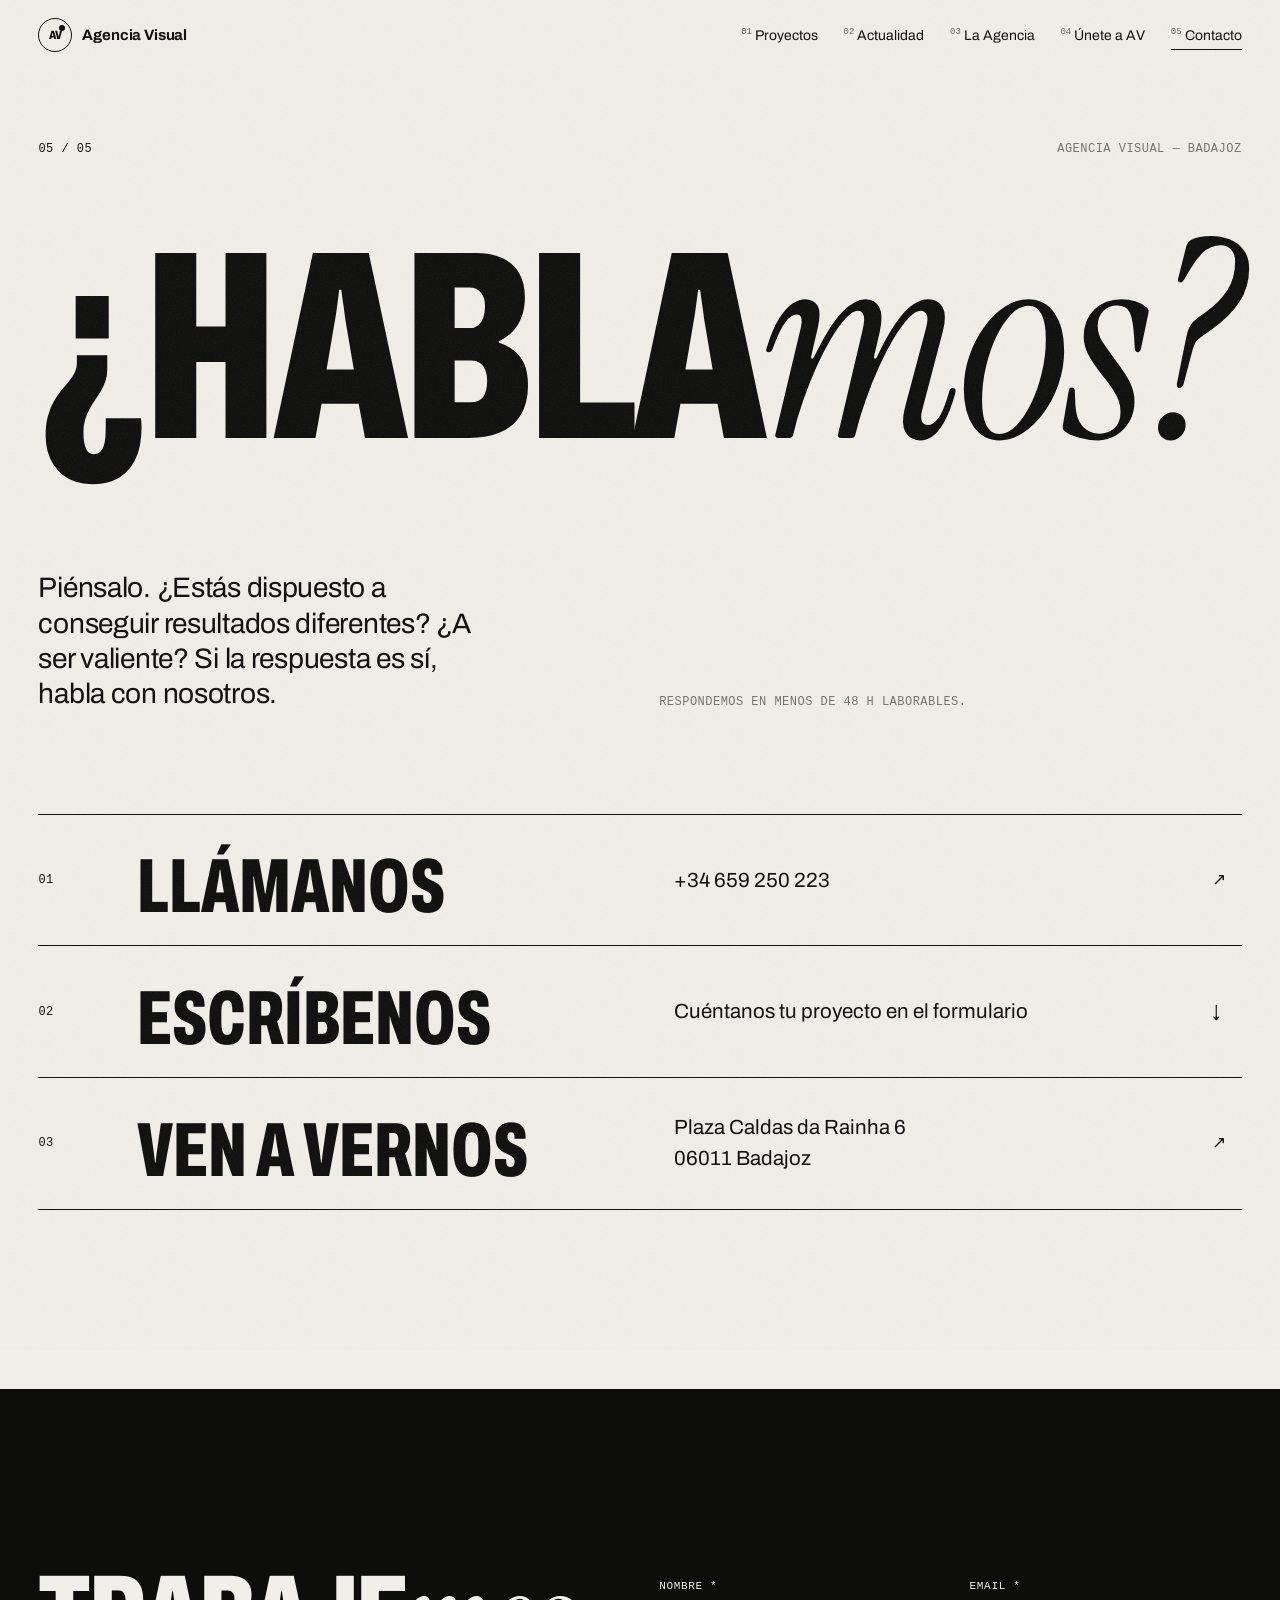
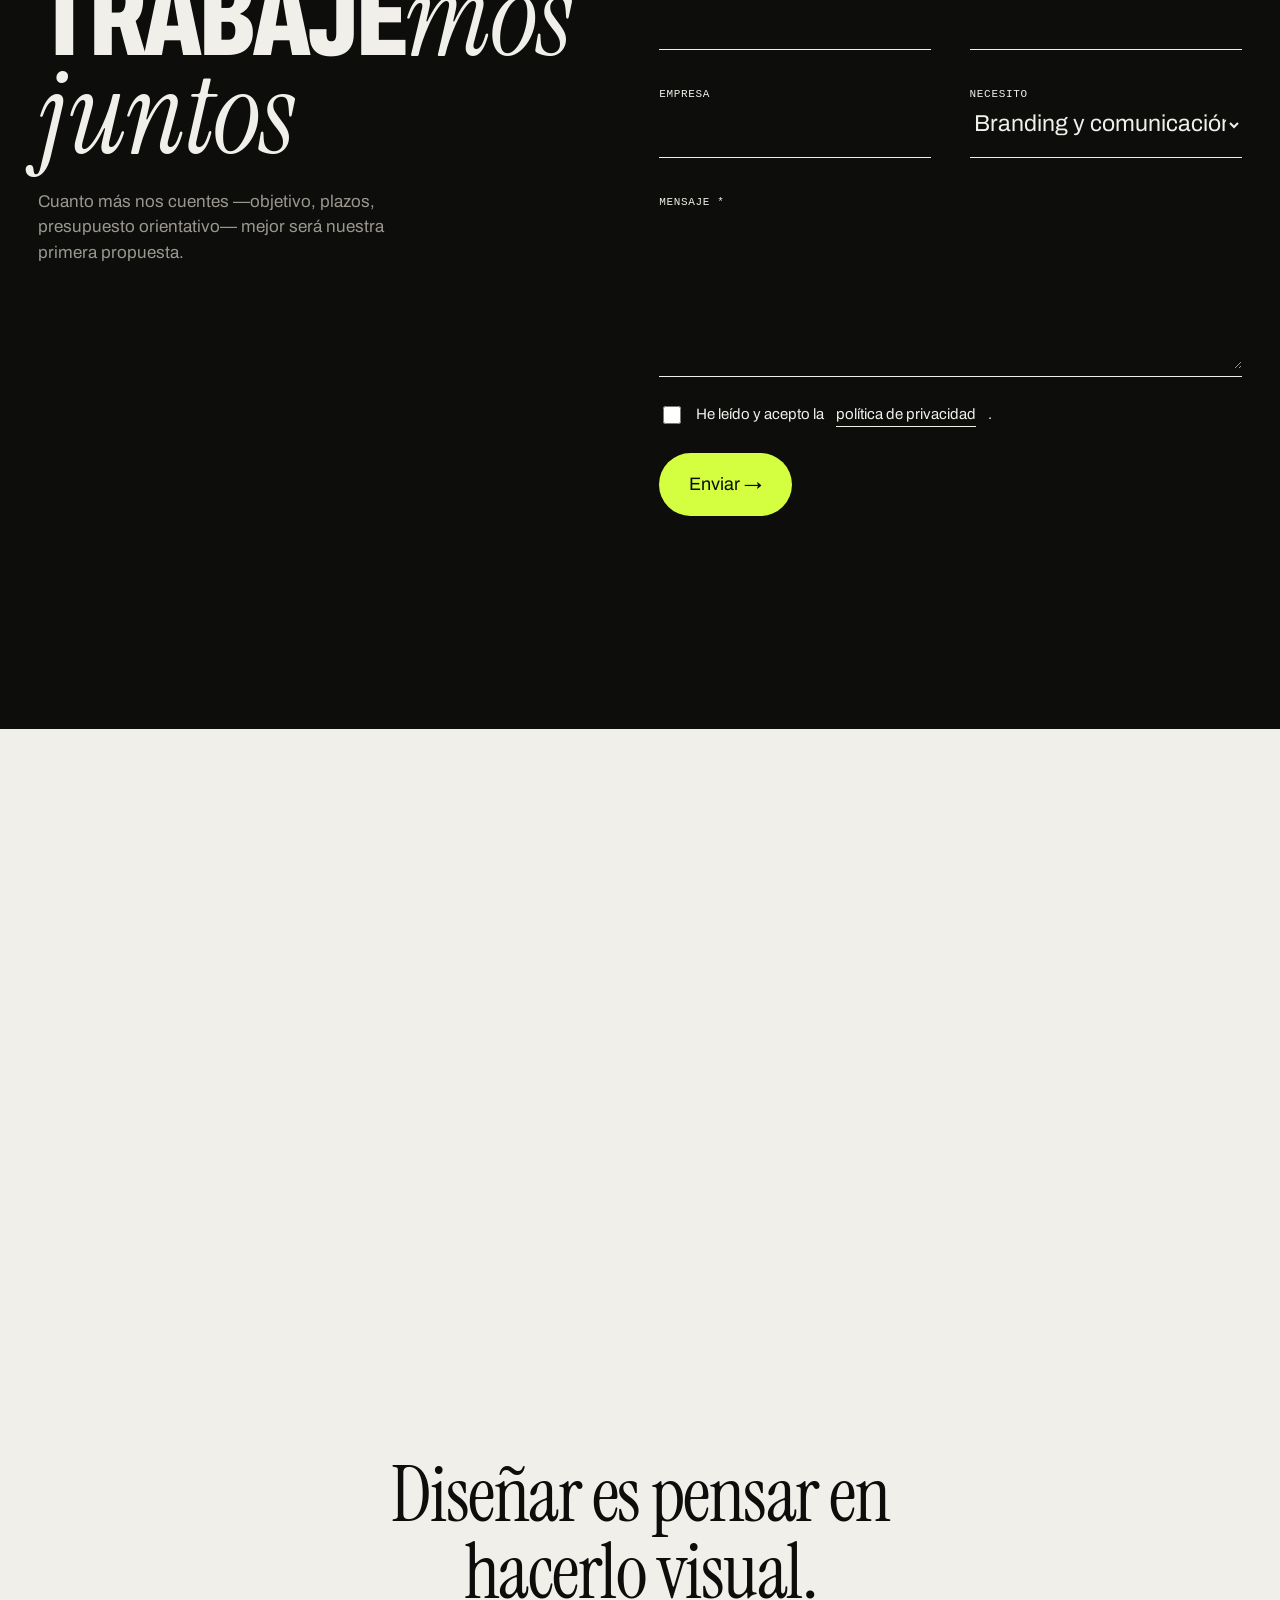
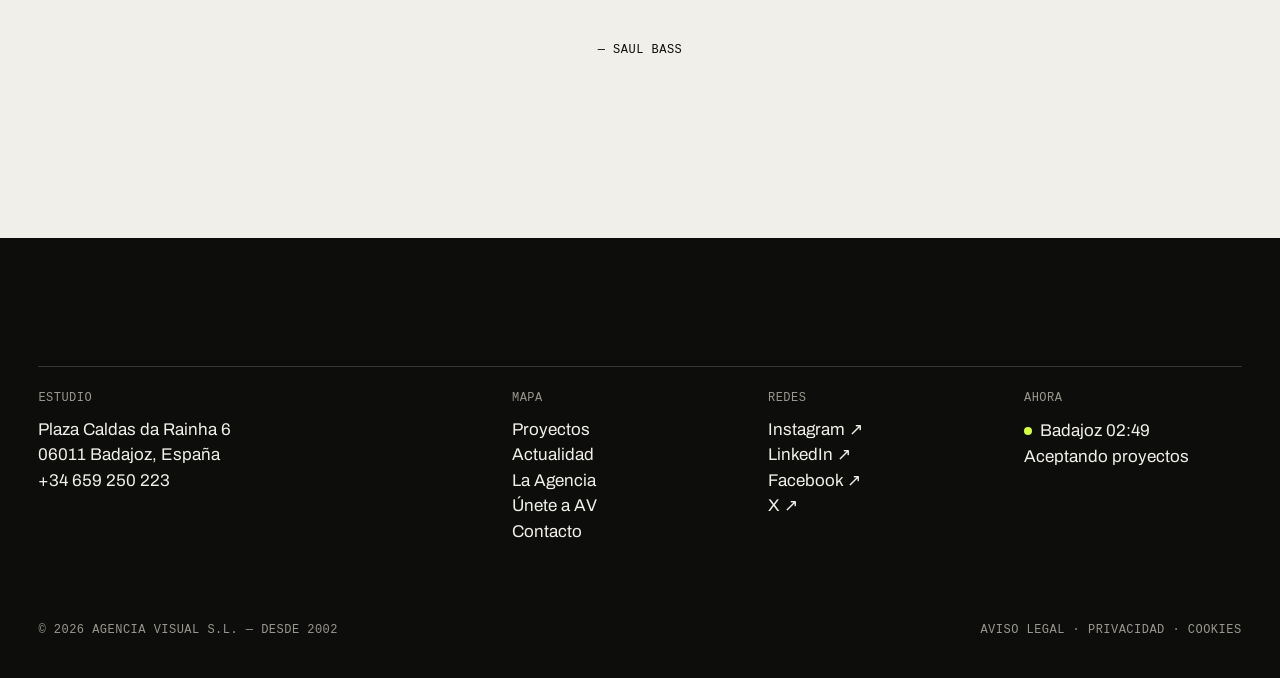
<file: contacto.html>
<!doctype html>
<html lang="es" class="no-js">
<head>
<meta charset="utf-8">
<meta name="viewport" content="width=device-width, initial-scale=1">
<title>Contacto — Agencia Visual</title>
<meta name="description" content="Llámanos, escríbenos o ven a vernos a Plaza Caldas da Rainha 6, Badajoz. +34 659 250 223.">
<meta property="og:title" content="Contacto — Agencia Visual">
<meta property="og:description" content="Llámanos, escríbenos o ven a vernos a Plaza Caldas da Rainha 6, Badajoz. +34 659 250 223.">
<meta property="og:image" content="https://agenciavisual.es/www/wp-content/uploads/2023/04/Desktop-1.png">
<meta name="theme-color" content="#0d0d0c">
<link rel="icon" href="https://agenciavisual.es/www/wp-content/uploads/2024/08/cropped-AV-logo-exportE-32x32.png" sizes="32x32">
<link rel="apple-touch-icon" href="https://agenciavisual.es/www/wp-content/uploads/2024/08/cropped-AV-logo-exportE-180x180.png">
<link rel="preconnect" href="https://fonts.googleapis.com">
<link rel="preconnect" href="https://fonts.gstatic.com" crossorigin>
<link rel="preconnect" href="https://agenciavisual.es">
<link href="https://fonts.googleapis.com/css2?family=Archivo:ital,wdth,wght@0,62..125,100..900;1,62..125,100..900&family=Instrument+Serif:ital@0;1&display=swap" rel="stylesheet">
<link rel="stylesheet" href="assets/css/style.css">
</head>
<body>
<a class="skip" href="#main">Saltar al contenido</a>
<header class="top">
  <a class="brand" href="index.html" aria-label="Agencia Visual, inicio">
    <span class="brand__mark" aria-hidden="true">AV</span><span class="brand__name">Agencia Visual</span>
  </a>
  <nav class="nav" aria-label="Principal"><a href="proyectos.html"><sup>01</sup>Proyectos</a><a href="actualidad.html"><sup>02</sup>Actualidad</a><a href="agencia.html"><sup>03</sup>La Agencia</a><a href="unete.html"><sup>04</sup>Únete a AV</a><a href="contacto.html" aria-current=page><sup>05</sup>Contacto</a></nav>
  <button class="menu-btn" aria-expanded="false" aria-controls="menu">Menú ●</button>
</header>
<div class="overlay" id="menu" aria-hidden="true">
  <button class="overlay__close">Cerrar ✕</button>
  <ol><li><a href="proyectos.html"><span>01</span>Proyectos</a></li><li><a href="actualidad.html"><span>02</span>Actualidad</a></li><li><a href="agencia.html"><span>03</span>La Agencia</a></li><li><a href="unete.html"><span>04</span>Únete a AV</a></li><li><a href="contacto.html"><span>05</span>Contacto</a></li></ol>
  <p class="mono">Plaza Caldas da Rainha 6 · 06011 Badajoz<br><a href="tel:+34659250223">+34 659 250 223</a></p>
</div>
<main id="main">
<section class="page-hero">
  <div class="page-hero__meta mono"><span>05 / 05</span><span class="mute">Agencia Visual — Badajoz</span></div>
  <h1 class="huge split-in" data-fit data-fit-max=".55"><span class="row fit"><span>¿Habla<span class="serif">mos?</span></span></span></h1>
  <div class="page-hero__intro">
    <p class="lede" data-reveal>Piénsalo. ¿Estás dispuesto a conseguir resultados diferentes? ¿A ser valiente? Si la respuesta es sí, habla con nosotros.</p>
    <div data-reveal><p class="mono mute" style="margin:0">Respondemos en menos de 48 h laborables.</p></div>
  </div>
</section>

<section class="section" style="padding-top:0" aria-label="Formas de contacto">
  <ul class="ways">
    <li><a href="tel:+34659250223" data-cursor="Llamar"><span class="mono">01</span><h2>Llámanos</h2><p>+34 659 250 223</p><span class="arrow" aria-hidden="true">↗</span></a></li>
    <li><a href="#escribenos" data-cursor="Escribir"><span class="mono">02</span><h2>Escríbenos</h2><p>Cuéntanos tu proyecto en el formulario</p><span class="arrow" aria-hidden="true">↓</span></a></li>
    <li><a href="https://www.google.com/maps/search/?api=1&query=Agencia+Visual+Plaza+Caldas+da+Rainha+6+Badajoz" target="_blank" rel="noopener" data-cursor="Mapa"><span class="mono">03</span><h2>Ven a vernos</h2><p>Plaza Caldas da Rainha 6<br>06011 Badajoz</p><span class="arrow" aria-hidden="true">↗</span></a></li>
  </ul>
</section>

<section class="section section--ink" id="escribenos" aria-labelledby="f-title">
  <div class="split">
    <div>
      <h2 id="f-title" class="huge" style="font-size:clamp(3rem,9vw,9rem);margin-bottom:.22em">Trabaje<span class="serif">mos</span><br><span class="serif">juntos</span></h2>
      <p class="mute" style="max-width:36ch">Cuanto más nos cuentes —objetivo, plazos, presupuesto orientativo— mejor será nuestra primera propuesta.</p>
    </div>
    <form class="form" data-form data-endpoint="" novalidate>
      <div class="field"><label for="c-name">Nombre *</label><input id="c-name" name="nombre" required autocomplete="name"></div>
      <div class="field"><label for="c-mail">Email *</label><input id="c-mail" name="email" type="email" required autocomplete="email"></div>
      <div class="field"><label for="c-co">Empresa</label><input id="c-co" name="empresa" autocomplete="organization"></div>
      <div class="field"><label for="c-need">Necesito</label>
        <select id="c-need" name="servicio"><option>Branding y comunicación</option><option>Consultoría y estrategia</option><option>Marketing digital</option><option>Web y eCommerce</option><option>Ads</option><option>Medios</option><option>Aún no lo sé</option></select></div>
      <div class="field field--full"><label for="c-msg">Mensaje *</label><textarea id="c-msg" name="mensaje" rows="4" required></textarea></div>
      <div class="hp" aria-hidden="true"><input name="website" tabindex="-1" autocomplete="off"></div>
      <label class="check"><input type="checkbox" required> He leído y acepto la <a href="https://agenciavisual.es/politica-privacidad/" target="_blank" rel="noopener">política de privacidad</a>.</label>
      <button class="submit" type="submit">Enviar →</button>
      <p class="form-msg mono" role="status" aria-live="polite"></p>
    </form>
  </div>
</section>

<iframe class="map" title="Mapa: Agencia Visual en Badajoz" loading="lazy" referrerpolicy="no-referrer-when-downgrade"
  src="https://www.google.com/maps/embed?pb=!1m14!1m8!1m3!1d12425.022897633977!2d-6.9899081!3d38.8723907!3m2!1i1024!2i768!4f13.1!3m3!1m2!1s0x0%3A0x199d644eca20922b!2sAgencia+Visual!5e0!3m2!1ses-419!2ses!4v1551704902458"></iframe>

<section class="section quote" aria-label="Cita">
  <blockquote data-reveal>Diseñar es pensar en hacerlo visual.</blockquote>
  <cite class="mono">— Saul Bass</cite>
</section>
</main>
<footer class="foot">
  
  <div class="foot__grid">
    <div>
      <h4 class="mono">Estudio</h4>
      <p>Plaza Caldas da Rainha 6<br>06011 Badajoz, España<br><a href="tel:+34659250223">+34 659 250 223</a></p>
    </div>
    <div>
      <h4 class="mono">Mapa</h4>
      <ul><li><a href="proyectos.html">Proyectos</a></li><li><a href="actualidad.html">Actualidad</a></li><li><a href="agencia.html">La Agencia</a></li><li><a href="unete.html">Únete a AV</a></li><li><a href="contacto.html">Contacto</a></li></ul>
    </div>
    <div>
      <h4 class="mono">Redes</h4>
      <ul>
        <li><a href="https://www.instagram.com/agenciavisual/" rel="noopener" target="_blank">Instagram ↗</a></li>
        <li><a href="https://www.linkedin.com/company/agencia-visual/" rel="noopener" target="_blank">LinkedIn ↗</a></li>
        <li><a href="https://www.facebook.com/agenciavisual/" rel="noopener" target="_blank">Facebook ↗</a></li>
        <li><a href="https://x.com/agencia_visual" rel="noopener" target="_blank">X ↗</a></li>
      </ul>
    </div>
    <div>
      <h4 class="mono">Ahora</h4>
      <p class="live" data-clock>Badajoz</p>
      <p>Aceptando proyectos</p>
    </div>
  </div>
  <div class="foot__base mono">
    <span>© <span data-year>2026</span> Agencia Visual S.L. — Desde 2002</span>
    <span>
      <a href="https://agenciavisual.es/aviso-legal/" target="_blank" rel="noopener">Aviso legal</a> ·
      <a href="https://agenciavisual.es/politica-privacidad/" target="_blank" rel="noopener">Privacidad</a> ·
      <a href="https://agenciavisual.es/politica-de-cookies/" target="_blank" rel="noopener">Cookies</a>
    </span>
  </div>
</footer>
<script src="assets/js/main.js" defer></script>
</body>
</html>
</file>
<file: assets/css/style.css>
/* =========================================================
   AGENCIA VISUAL — "Hacemos visible lo esencial"
   Sistema: papel + tinta + un único acento (lima AV)
   ========================================================= */

:root {
  --ink: #0d0d0c;
  --paper: #f1efe9;
  --paper-2: #e7e4dc;
  --lime: #d4ff40;
  --mute: #75726a;
  --line: rgba(13, 13, 12, .16);
  --line-inv: rgba(241, 239, 233, .18);
  --g: clamp(16px, 3vw, 44px);           /* gutter */
  --ease: cubic-bezier(.7, 0, .2, 1);
  --ease-out: cubic-bezier(.16, 1, .3, 1);
  --display: "Archivo", "Helvetica Neue", Arial, sans-serif;
  --serif: "Instrument Serif", "Times New Roman", serif;
  --mono: ui-monospace, "SF Mono", Menlo, Consolas, monospace;
}

*, *::before, *::after { box-sizing: border-box; }
html { -webkit-text-size-adjust: 100%; scroll-behavior: smooth; }
body {
  margin: 0;
  background: var(--paper);
  color: var(--ink);
  font-family: var(--display);
  font-size: 17px;
  line-height: 1.5;
  font-variation-settings: "wdth" 100;
  -webkit-font-smoothing: antialiased;
  overflow-x: hidden;
}
img, video, iframe { display: block; max-width: 100%; }
a { color: inherit; text-decoration: none; }
button { font: inherit; color: inherit; background: none; border: 0; padding: 0; cursor: pointer; }
::selection { background: var(--lime); color: var(--ink); }
:focus-visible { outline: 2px solid var(--lime); outline-offset: 4px; }

/* Grano analógico — guiño al "germen de lo analógico" */
body::after {
  content: "";
  position: fixed; inset: -50%;
  pointer-events: none; z-index: 999;
  opacity: .07;
  background-image: url("data:image/svg+xml,%3Csvg xmlns='http://www.w3.org/2000/svg' width='160' height='160'%3E%3Cfilter id='n'%3E%3CfeTurbulence type='fractalNoise' baseFrequency='.85' numOctaves='3' stitchTiles='stitch'/%3E%3C/filter%3E%3Crect width='100%25' height='100%25' filter='url(%23n)'/%3E%3C/svg%3E");
  animation: grain 1.2s steps(4) infinite;
}
@keyframes grain {
  0% { transform: translate(0, 0); } 25% { transform: translate(-3%, 2%); }
  50% { transform: translate(2%, -3%); } 75% { transform: translate(-2%, -1%); }
}

.skip { position: absolute; left: -9999px; }
.skip:focus { left: var(--g); top: var(--g); z-index: 1000; background: var(--lime); padding: .5em 1em; }

/* ---------- Tipografía utilitaria ---------- */
.mono { font-family: var(--mono); font-size: 12px; letter-spacing: .04em; text-transform: uppercase; }
.serif { font-family: var(--serif); font-style: italic; font-weight: 400; letter-spacing: -.01em; text-transform: none; }
.mute { color: var(--mute); }
.huge {
  font-weight: 800;
  font-variation-settings: "wdth" 62;
  text-transform: uppercase;
  line-height: .84;
  letter-spacing: -.02em;
  margin: 0;
}
.lede { font-size: clamp(1.25rem, 2.2vw, 1.9rem); line-height: 1.25; letter-spacing: -.01em; max-width: 28ch; margin: 0; }

/* ---------- Cabecera ---------- */
.top {
  position: fixed; top: 0; left: 0; right: 0; z-index: 50;
  display: flex; justify-content: space-between; align-items: center;
  padding: 18px var(--g);
  color: var(--ink);
  background: var(--paper);
  border-bottom: 1px solid transparent;
  transition: border-color .3s;
}
.top.is-scrolled { border-bottom-color: var(--line); }
.brand { display: flex; align-items: center; gap: 10px; font-weight: 700; letter-spacing: -.01em; }
.brand__mark {
  width: 34px; height: 34px; border-radius: 50%;
  border: 1.5px solid currentColor;
  display: grid; place-items: center;
  font-size: 12px; font-weight: 800; font-variation-settings: "wdth" 80;
  position: relative;
}
.brand__mark::after { /* la pupila */
  content: ""; position: absolute; width: 6px; height: 6px; border-radius: 50%;
  background: currentColor; right: 6px; top: 6px;
  transition: transform .5s var(--ease-out);
}
.brand:hover .brand__mark::after { transform: translate(-14px, 14px); }
.brand__name { font-size: 15px; }

.nav { display: flex; gap: clamp(14px, 2vw, 30px); }
.nav a { font-size: 14px; position: relative; padding: 4px 0; }
.nav a sup { font-family: var(--mono); font-size: 9px; margin-right: 3px; opacity: .6; }
.nav a::after {
  content: ""; position: absolute; left: 0; right: 0; bottom: 0; height: 1px;
  background: currentColor; transform: scaleX(0); transform-origin: right;
  transition: transform .5s var(--ease);
}
.nav a:hover::after, .nav a[aria-current="page"]::after { transform: scaleX(1); transform-origin: left; }
.menu-btn { display: none; font-size: 14px; }

/* Menú a pantalla completa (móvil) */
.overlay {
  position: fixed; inset: 0; z-index: 60;
  background: var(--ink); color: var(--paper);
  display: flex; flex-direction: column; justify-content: space-between;
  padding: 80px var(--g) var(--g);
  clip-path: circle(0% at calc(100% - 40px) 34px);
  transition: clip-path .8s var(--ease);
  visibility: hidden;
}
.overlay.is-open { clip-path: circle(150% at calc(100% - 40px) 34px); visibility: visible; }
.overlay ol { list-style: none; margin: 0; padding: 0; }
.overlay li a {
  display: flex; align-items: baseline; gap: 14px;
  font-size: clamp(2.6rem, 13vw, 6rem);
  font-weight: 800; font-variation-settings: "wdth" 62; text-transform: uppercase; line-height: .95;
}
.overlay li a span { font-family: var(--mono); font-size: 12px; font-weight: 400; color: var(--lime); }
.overlay__close { position: absolute; top: 18px; right: var(--g); font-size: 14px; }

/* ---------- Cursor-lente ---------- */
.cursor {
  position: fixed; top: 0; left: 0; z-index: 100;
  width: 12px; height: 12px; margin: -6px 0 0 -6px;
  border-radius: 50%; background: #fff;
  mix-blend-mode: difference; pointer-events: none;
  display: grid; place-items: center;
  transition: width .35s var(--ease-out), height .35s var(--ease-out), margin .35s var(--ease-out);
}
.cursor span { font-family: var(--mono); font-size: 11px; text-transform: uppercase; color: #000; opacity: 0; transition: opacity .2s; }
.cursor.is-big { width: 84px; height: 84px; margin: -42px 0 0 -42px; }
.cursor.is-big span { opacity: 1; }
@media (pointer: coarse) { .cursor { display: none; } }
@media (pointer: fine) { body.has-cursor, body.has-cursor a, body.has-cursor button, body.has-cursor summary { cursor: none; } }

/* Imagen flotante que sigue al cursor (índices de proyectos) */
.peek {
  position: fixed; top: 0; left: 0; z-index: 40;
  width: clamp(300px, 28vw, 520px); aspect-ratio: 1;
  pointer-events: none; overflow: hidden;
  border-radius: 50%;
  opacity: 0;
  transition: opacity .3s;
  --t: 0px; --b: 0px; /* bordes de la fila activa, en coordenadas del círculo */
}
.peek.is-on { opacity: 1; }
.peek img { position: absolute; inset: 0; width: 100%; height: 100%; object-fit: cover; }
/* Fuera de la fila: 100 %. Dentro de la fila: 20 % para que el texto se lea */
.peek__out {
  -webkit-mask-image: linear-gradient(#000 var(--t), transparent var(--t), transparent var(--b), #000 var(--b));
  mask-image: linear-gradient(#000 var(--t), transparent var(--t), transparent var(--b), #000 var(--b));
}
.peek__in {
  opacity: .2;
  -webkit-mask-image: linear-gradient(transparent var(--t), #000 var(--t), #000 var(--b), transparent var(--b));
  mask-image: linear-gradient(transparent var(--t), #000 var(--t), #000 var(--b), transparent var(--b));
}

/* ---------- Estructura ---------- */
main { display: block; }
.section { padding: clamp(80px, 14vw, 200px) var(--g); position: relative; }
.section--ink { background: var(--ink); color: var(--paper); }
.section--ink .mute { color: #9a978e; }
.section--lime { background: var(--lime); color: var(--ink); }
.label { display: flex; gap: 16px; align-items: baseline; margin-bottom: clamp(40px, 6vw, 80px); }
.label::before { content: ""; width: 40px; height: 1px; background: currentColor; transform: translateY(-4px); }

/* ---------- HERO (home) ---------- */
.hero {
  min-height: 100svh;
  display: grid; grid-template-rows: 1fr auto; grid-template-columns: minmax(0, 1fr);
  padding: 110px var(--g) var(--g);
  position: relative;
}
.hero__title {
  align-self: center;
  font-size: clamp(3.4rem, 15.5vw, 17rem);
}
/* La "ventana" de la animación deja sitio a tildes (arriba), cursivas (izquierda/derecha) y rabos (abajo);
   los márgenes negativos compensan el relleno para que nada cambie de sitio */
.split-in .row { display: block; overflow: hidden; padding: .22em .08em .12em .14em; margin: -.16em -.08em -.18em -.14em; }
.split-in .row > span { display: inline-block; }
.hero__title .serif { font-size: 1.04em; line-height: .8; padding-right: .05em; }
.hero__title .indent { padding-left: 14vw; }
/* Cartel: cada .fit se escala por JS hasta ocupar todo el ancho */
.hero__title .fit { white-space: nowrap; }
.hero__title .sp { letter-spacing: -.03em; }
[data-fit].is-fitted { font-size: 10vw; }
.eye {
  display: inline-block; vertical-align: -.01em;
  width: .72em; height: .72em; border-radius: 50%;
  overflow: hidden; margin: 0 .02em;
  background: #000;
  animation: blink 7s infinite;
  transform-origin: center;
}
.eye { position: relative; }
.eye img { width: 100%; height: 100%; object-fit: cover; transform: scale(1.18); animation: spin 40s linear infinite; transition: opacity .8s ease; }
/* Vídeo real del ojo (solo escritorio): encuadre ajustable sobre el iris */
.eye video {
  --eye-zoom: 1.32; --eye-x: 5.2%; --eye-y: -7.7%; /* iris completo llenando la "O", pupila centrada */
  position: absolute; inset: 0; width: 100%; height: 100%; object-fit: cover;
  transform: translate(var(--eye-x), var(--eye-y)) scale(var(--eye-zoom));
  opacity: 0; transition: opacity .8s ease;
}
.eye.has-video { animation: none; }           /* el vídeo ya parpadea de verdad */
.eye.has-video video { opacity: 1; }
.eye.has-video img { opacity: 0; animation: none; }
@keyframes blink { 0%, 46%, 50%, 100% { transform: scaleY(1); } 48% { transform: scaleY(.06); } }
@keyframes spin { to { transform: scale(1.18) rotate(360deg); } }

.hero__foot {
  display: grid; grid-template-columns: repeat(4, 1fr); gap: var(--g);
  border-top: 1px solid var(--line); padding-top: 16px;
}
.hero__foot p { margin: 0; }
.scroll-cue { justify-self: end; display: flex; align-items: center; gap: 8px; }
.scroll-cue i { width: 1px; height: 34px; background: currentColor; display: block; animation: cue 2s var(--ease) infinite; transform-origin: top; }
@keyframes cue { 0% { transform: scaleY(0); } 50% { transform: scaleY(1); transform-origin: top; } 51% { transform-origin: bottom; } 100% { transform: scaleY(0); transform-origin: bottom; } }

/* ---------- Manifiesto (palabras que se encienden) ---------- */
.manifesto {
  font-size: clamp(1.7rem, 4.6vw, 4.4rem);
  line-height: 1.04; letter-spacing: -.025em; font-weight: 500;
  max-width: 20ch; margin: 0;
}
.manifesto .w { opacity: .14; transition: opacity .4s; }
.manifesto .w.on { opacity: 1; }
.manifesto em { font-family: var(--serif); font-weight: 400; }
.manifesto-side {
  display: grid; grid-template-columns: 1fr 1fr; gap: var(--g);
  margin-top: clamp(60px, 8vw, 120px); max-width: 900px; margin-left: auto;
}
.manifesto-side p { margin: 0; color: var(--mute); }
/* Rejilla editorial: etiqueta fija a la izquierda, texto hasta el margen derecho */
.about { display: grid; grid-template-columns: repeat(12, minmax(0, 1fr)); column-gap: var(--g); }
.about .label { grid-column: 1 / 4; grid-row: 1 / 3; align-self: start; position: sticky; top: 110px; margin: .6em 0 0; }
.about .manifesto { grid-column: 4 / 13; max-width: none; font-size: clamp(1.7rem, 4.6vw, 6.4rem); }
.about .manifesto-side { grid-column: 4 / 13; max-width: none; margin-left: 0; font-size: clamp(1rem, 1.25vw, 1.25rem); }

/* ---------- ¿Eres invisible? ---------- */
.invisible { text-align: left; overflow: hidden; }
.invisible__q { font-size: clamp(3rem, 14vw, 15rem); }
.outline {
  color: transparent; -webkit-text-stroke: 1.5px currentColor;
  transition: color .6s var(--ease);
}
.section--ink .outline { -webkit-text-stroke-color: var(--paper); }

/* Una línea a todo el ancho; la palabra se "pinta" con el cursor */
[data-fit] .row { display: block; letter-spacing: -.02em; } /* en la fila, para que escale con su tamaño */
[data-fit] .row > span { display: inline-block; }
.page-hero h1 .row:last-child { padding-bottom: .3em; margin-bottom: -.12em; } /* sitio para los rabos de las cursivas (p, q…) */
.invisible__q .row { overflow: visible; padding: 0; margin: 0; }
.invisible__q .fit { white-space: nowrap; }
.ghost { position: relative; display: inline-block; cursor: crosshair; }
body.has-cursor .ghost { cursor: none; }
.ghost__fill {
  position: absolute; inset: 0; color: var(--lime); pointer-events: none;
  -webkit-mask-size: 100% 100%; mask-size: 100% 100%;
  -webkit-mask-repeat: no-repeat; mask-repeat: no-repeat;
  -webkit-mask-image: linear-gradient(transparent, transparent); mask-image: linear-gradient(transparent, transparent);
}
/* Transición de ida y vuelta: relleno por fundido de color; el "IN" se pliega con una
   rejilla 1fr→0fr (independiente del tamaño de letra) mientras la línea se reajusta */
.invisible__q { --morph: cubic-bezier(.65, 0, .35, 1); }
.invisible__q .fit { transition: font-size 1s var(--morph); }
.ghost__base { transition: color .7s ease, -webkit-text-stroke-color .7s ease; }
.gin { display: inline-grid; grid-template-columns: 1fr; vertical-align: bottom; transition: grid-template-columns 1s var(--morph), opacity .5s ease .25s; }
.gin > span { min-width: 0; overflow: hidden; }
.is-visible .ghost__base { color: var(--lime); -webkit-text-stroke-color: var(--lime); }
.is-visible .gin { grid-template-columns: 0fr; opacity: 0; transition: grid-template-columns 1s var(--morph), opacity .4s ease; }
/* "¿ERES" ↔ "HAZTE": rodillo vertical en la misma celda */
.swap { display: inline-grid; overflow: hidden; padding-bottom: .24em; margin-bottom: -.24em; }
.swap > span { grid-area: 1 / 1; transition: transform 1s var(--morph), opacity .7s ease; }
.swap__b { transform: translateY(110%); opacity: 0; }
.is-visible .swap__a { transform: translateY(-110%); opacity: 0; }
.is-visible .swap__b { transform: none; opacity: 1; }
.no-anim, .no-anim * { transition: none !important; }
.fit-now .fit { transition: none !important; } /* ajustes de tamaño instantáneos */
.is-visible .paint-hint { visibility: hidden; }
[data-paint-msg] { transition: opacity .4s; }
@media (pointer: coarse) { .paint-hint { display: none; } }
.invisible__row { display: flex; justify-content: space-between; align-items: end; gap: var(--g); margin-top: clamp(40px, 6vw, 80px); flex-wrap: wrap; }

/* Botón circular con texto en órbita */
.orbit {
  position: relative; width: 168px; height: 168px; flex: none;
  display: grid; place-items: center; border-radius: 50%;
}
.orbit svg { position: absolute; inset: 0; animation: rot 16s linear infinite; }
.orbit text { font-family: var(--mono); font-size: 10.5px; letter-spacing: .22em; text-transform: uppercase; fill: currentColor; }
.orbit__dot {
  width: 64px; height: 64px; border-radius: 50%; background: var(--lime); color: var(--ink);
  display: grid; place-items: center; font-size: 26px;
  transition: transform .5s var(--ease-out);
}
.orbit:hover .orbit__dot { transform: scale(1.35) rotate(-45deg); }
@keyframes rot { to { transform: rotate(360deg); } }

/* ---------- Reel ---------- */
.reel { position: relative; aspect-ratio: 16/9; overflow: hidden; background: #000; color: #fff; }
.reel__poster { position: absolute; inset: 0; width: 100%; height: 100%; object-fit: cover; transform: scale(1.08); transition: transform 1.4s var(--ease-out), filter .6s; filter: saturate(1.2); }
.reel:hover .reel__poster { transform: scale(1); }
.reel__btn {
  position: absolute; inset: 0; width: 100%;
  display: flex; flex-direction: column; justify-content: space-between;
  padding: var(--g); text-align: left;
}
.reel__btn .huge { font-size: clamp(3rem, 12vw, 13rem); mix-blend-mode: difference; }
.reel iframe { position: absolute; inset: 0; width: 100%; height: 100%; border: 0; }

/* ---------- Índice de proyectos ---------- */
.index { list-style: none; margin: 0; padding: 0; border-top: 1px solid var(--line); }
.index li { border-bottom: 1px solid var(--line); }
.index a {
  display: grid; grid-template-columns: 60px 1.4fr 1fr 160px 30px; gap: var(--g); align-items: center;
  padding: clamp(20px, 2.8vw, 44px) 0;
  transition: padding .5s var(--ease-out), opacity .4s;
}
.index__name { font-size: clamp(2.2rem, 6.5vw, 6.5rem); font-weight: 800; font-variation-settings: "wdth" 62; text-transform: uppercase; line-height: .9; }
.index__desc { color: var(--mute); max-width: 34ch; }
.index__arrow { justify-self: end; transition: transform .5s var(--ease-out); }
.index:hover a { opacity: .28; }
.index a:hover { opacity: 1; padding-left: 24px; }
.index a:hover .index__arrow { transform: rotate(-45deg); }
.index__thumb { display: none; }
.status { display: inline-flex; align-items: center; gap: 6px; }
.status::before { content: ""; width: 7px; height: 7px; border-radius: 50%; background: var(--lime); box-shadow: 0 0 0 1px var(--ink); }
.status--done::before { background: var(--ink); }

/* ---------- Servicios (acordeón nativo) ---------- */
.services { border-top: 1px solid var(--line-inv); }
.services details { border-bottom: 1px solid var(--line-inv); }
.services summary {
  list-style: none; display: grid; grid-template-columns: 60px 1fr 40px; gap: var(--g); align-items: center;
  padding: clamp(16px, 2.4vw, 30px) 0; cursor: pointer;
}
.services summary::-webkit-details-marker { display: none; }
.services summary h3 { margin: 0; font-size: clamp(2rem, 6vw, 5.8rem); font-weight: 800; font-variation-settings: "wdth" 62; text-transform: uppercase; line-height: .9; transition: color .4s, transform .5s var(--ease-out); }
.services summary:hover h3 { color: var(--lime); transform: translateX(14px); }
.plus { width: 28px; height: 28px; position: relative; justify-self: end; }
.plus::before, .plus::after { content: ""; position: absolute; left: 0; right: 0; top: 50%; height: 1.5px; background: currentColor; transition: transform .5s var(--ease); }
.plus::after { transform: rotate(90deg); }
.services details[open] .plus::after { transform: rotate(0); }
.services details[open] h3 { color: var(--lime); }
.services__body { display: grid; grid-template-columns: 60px 1fr 1fr; gap: var(--g); padding: 0 0 clamp(24px, 3vw, 44px); }
.services__body p { margin: 0; max-width: 46ch; }
.services__body .serif { font-size: clamp(1.4rem, 2.4vw, 2.2rem); line-height: 1.1; color: var(--lime); }

/* Acordeón animado (con JS): cerrado → amago en hover → abierto al hacer clic */
.js-acc { --acc: cubic-bezier(.65, 0, .35, 1); }
.js-acc details[open] .plus::after { transform: rotate(90deg); }
.js-acc details[open] h3 { color: inherit; }
.js-acc details.is-open h3, .js-acc summary:hover h3 { color: var(--lime); }
.js-acc details.is-open .plus::after { transform: rotate(0); }
.js-acc details.is-teasing .plus::after { transform: rotate(55deg); }
.js-acc .services__body {
  height: 0; overflow: hidden; opacity: 0; filter: blur(6px);
  transition: height .75s var(--acc), opacity .6s ease, filter .6s ease;
}
.js-acc .services__body { padding-bottom: 0; } /* el aire va en los hijos, para que se pliegue con la altura */
.js-acc .services__body > * { margin-bottom: clamp(24px, 3vw, 44px); transform: translateY(-14px); transition: transform .75s var(--acc); }
/* Amago: asoma el arranque del texto, difuminado hacia abajo */
.js-acc details.is-teasing .services__body {
  opacity: .55; filter: blur(2.5px);
  -webkit-mask-image: linear-gradient(#000 10%, transparent); mask-image: linear-gradient(#000 10%, transparent);
}
.js-acc details.is-teasing .services__body > * { transform: translateY(-4px); }
.js-acc details.is-open .services__body { opacity: 1; filter: none; -webkit-mask-image: none; mask-image: none; }
.js-acc details.is-open .services__body > * { transform: none; }

/* ---------- Marquesina "Ahora mismo" ---------- */
.marquee { overflow: hidden; border-block: 1px solid var(--ink); padding: 18px 0; white-space: nowrap; }
.marquee__track { display: inline-flex; gap: 48px; animation: slide 60s linear infinite; padding-left: 48px; }
.marquee:hover .marquee__track { animation-play-state: paused; }
.marquee span { font-size: clamp(1.6rem, 3.6vw, 3.2rem); letter-spacing: -.02em; }
.marquee span:nth-child(even) { font-family: var(--serif); font-style: italic; }
.marquee b { color: var(--ink); font-weight: 400; }
@keyframes slide { to { transform: translateX(-50%); } }

/* ---------- Listas de notas (blog) ---------- */
.notes { list-style: none; margin: 0; padding: 0; border-top: 1px solid var(--line); }
.notes li { border-bottom: 1px solid var(--line); }
.notes a { display: grid; grid-template-columns: 140px 1fr 200px 30px; gap: var(--g); padding: clamp(18px, 2.4vw, 32px) 0; align-items: center; transition: padding .5s var(--ease-out), opacity .4s; }
/* Mismo lenguaje que el índice de proyectos: resto atenuado, desplazamiento y círculo flotante */
.notes:hover a { opacity: .28; }
.notes a:hover { opacity: 1; padding-left: 24px; }
.notes a > span[aria-hidden] { justify-self: end; transition: transform .5s var(--ease-out); }
.notes a:hover > span[aria-hidden] { transform: translateX(6px); }
.notes h3 { margin: 0; font-size: clamp(1.3rem, 2.4vw, 2.2rem); line-height: 1.08; letter-spacing: -.02em; font-weight: 600; max-width: 32ch; }
.notes p { margin: 8px 0 0; color: var(--mute); max-width: 60ch; }

/* ---------- Encabezados de página interior ---------- */
.page-hero { padding: 140px var(--g) clamp(60px, 8vw, 120px); min-height: 78svh; display: flex; flex-direction: column; justify-content: space-between; gap: 60px; }
.page-hero__meta { display: flex; justify-content: space-between; gap: var(--g); }
.page-hero h1 { font-size: clamp(3.4rem, 16vw, 18rem); }
.page-hero__intro { display: grid; grid-template-columns: 1fr 1fr; gap: var(--g); align-items: end; }

/* ---------- Proyectos: rejilla editorial ---------- */
.filters { display: flex; flex-wrap: wrap; gap: 8px; margin-bottom: clamp(40px, 6vw, 80px); }
.chip { border: 1px solid var(--ink); border-radius: 999px; padding: 8px 16px; font-size: 14px; transition: background .3s, color .3s; }
.chip:hover { background: var(--paper-2); }
.chip[aria-pressed="true"] { background: var(--ink); color: var(--paper); }
.chip sup { font-family: var(--mono); font-size: 9px; margin-left: 4px; }

/* Muro tipo Pinterest: columnas con la altura natural de cada pieza (mín. 4 por fila en escritorio) */
.works { columns: 4; column-gap: 14px; }
.pin { break-inside: avoid; margin: 0 0 14px; }
.pin.is-hidden { display: none; }
.pin button { display: block; width: 100%; position: relative; overflow: hidden; background: var(--paper-2); text-align: left; }
.pin img, .pin video { display: block; width: 100%; height: auto; filter: grayscale(1) contrast(1.05); transition: filter .6s ease, transform 1.2s var(--ease-out); }
.pin video { aspect-ratio: 4 / 5; object-fit: cover; }
.pin button:hover img, .pin button:hover video, .pin button:focus-visible img { filter: none; transform: scale(1.04); }
.pin__info {
  position: absolute; left: 0; right: 0; bottom: 0; padding: 40px 14px 14px;
  display: flex; flex-direction: column; gap: 4px; color: #fff;
  background: linear-gradient(transparent, rgba(0, 0, 0, .7));
  opacity: 0; transform: translateY(12px); transition: opacity .4s ease, transform .5s var(--ease-out);
}
.pin button:hover .pin__info, .pin button:focus-visible .pin__info { opacity: 1; transform: none; }
.pin__name { font-size: clamp(1.3rem, 1.9vw, 2rem); font-weight: 800; font-variation-settings: "wdth" 62; text-transform: uppercase; line-height: .9; }
.pin__info .mono { font-size: 10px; opacity: .85; }
@media (min-width: 1700px) { .works { columns: 5; } }
@media (max-width: 1100px) { .works { columns: 3; } }
@media (max-width: 700px) { .works { columns: 2; column-gap: 10px; } .pin { margin-bottom: 10px; } }
@media (pointer: coarse) { .pin__info { opacity: 1; transform: none; padding-top: 28px; } .pin img, .pin video { filter: none; } }

/* Caso abierto (dialog) */
.case { border: 0; padding: 0; margin: 0; width: 100vw; height: 100dvh; max-width: none; max-height: none; background: var(--ink); color: var(--paper); }
.case::backdrop { background: rgba(0, 0, 0, .6); }
.case[open] { animation: caseIn .7s var(--ease) both; }
@keyframes caseIn { from { clip-path: inset(100% 0 0 0); } to { clip-path: inset(0 0 0 0); } }
.case__inner { height: 100%; display: grid; grid-template-rows: auto 1fr auto; }
.case__head { display: flex; justify-content: space-between; align-items: start; gap: var(--g); padding: 22px var(--g); }
.case__head h2 { margin: 0; font-size: clamp(2.6rem, 9vw, 9rem); }
.case__close { font-size: 14px; border: 1px solid var(--paper); border-radius: 999px; padding: 8px 16px; flex: none; }
.case__close:hover { background: var(--paper); color: var(--ink); }
.case__rail { display: flex; gap: 16px; overflow-x: auto; padding: 0 var(--g); scroll-snap-type: x mandatory; align-items: stretch; scrollbar-width: thin; }
.case__rail > * { flex: none; height: 100%; max-height: 62vh; scroll-snap-align: start; }
.case__rail img, .case__rail video { height: 100%; width: auto; object-fit: cover; }
.case__foot { display: grid; grid-template-columns: 2fr 1fr auto; gap: var(--g); padding: 22px var(--g); align-items: end; }
.case__foot p { margin: 0; max-width: 60ch; }
.link-arrow { display: inline-flex; align-items: center; gap: 10px; border-bottom: 1px solid currentColor; padding-bottom: 2px; }
.link-arrow { transition: background .3s, color .3s, box-shadow .3s; }
/* Fondo claro: resalte lima con texto negro. Fondo oscuro (secciones negras, casos): texto lima */
.link-arrow:hover, .link-arrow:focus-visible { color: var(--ink); background: var(--lime); box-shadow: 0 0 0 6px var(--lime); border-color: var(--lime); }
.section--ink .link-arrow:hover, .case .link-arrow:hover, .section--ink .link-arrow:focus-visible, .case .link-arrow:focus-visible { color: var(--lime); background: none; box-shadow: none; border-color: currentColor; }

/* En curso */
.wip { display: grid; grid-template-columns: repeat(4, 1fr); gap: var(--g); }
.wip figure { margin: 0; }
.wip img { aspect-ratio: 1; object-fit: cover; width: 100%; filter: grayscale(1); transition: filter .6s; border-radius: 50%; }
.wip figure:hover img { filter: none; }
.wip figcaption { margin-top: 14px; }
.wip h3 { margin: 0; font-size: 1.4rem; font-weight: 700; }
.wip p { margin: 4px 0 0; color: #9a978e; }

/* ---------- La Agencia ---------- */
.split { display: grid; grid-template-columns: 1fr 1fr; gap: var(--g); }
.prose p { margin: 0 0 1.2em; max-width: 52ch; }
.prose p:first-child { font-size: clamp(1.25rem, 2vw, 1.7rem); line-height: 1.3; letter-spacing: -.01em; }
.timeline { list-style: none; margin: 0; padding: 0; display: grid; grid-template-columns: repeat(3, 1fr); border-top: 1px solid var(--ink); }
.timeline li { padding: 20px 20px 0 0; }
.timeline b { display: block; font-size: clamp(3rem, 8vw, 8rem); font-weight: 800; font-variation-settings: "wdth" 62; line-height: .9; margin-bottom: .22em; } /* sitio para rabos como la "y" de "Hoy" */
.timeline span { color: var(--mute); }
.aperture { width: min(70vw, 560px); aspect-ratio: 1; border-radius: 50%; overflow: hidden; margin: 0 auto; background: #000; }
.aperture video, .aperture img { width: 100%; height: 100%; object-fit: cover; }
.quote { text-align: center; }
.quote blockquote { margin: 0 auto; font-family: var(--serif); font-size: clamp(2rem, 6vw, 5.6rem); line-height: 1; letter-spacing: -.02em; max-width: 18ch; }
.quote cite { display: block; margin-top: 30px; font-style: normal; }

.team { display: grid; grid-template-columns: repeat(4, 1fr); gap: var(--g); }
.member { position: relative; }
.member:nth-child(even) { margin-top: 18%; }
.member__img { overflow: hidden; background: var(--paper-2); }
.member__img img { width: 100%; height: 100%; object-fit: cover; filter: grayscale(1) contrast(1.1); transition: filter .6s, transform 1s var(--ease-out); }
.member h3 { margin: 14px 0 2px; font-size: 1.25rem; letter-spacing: -.01em; }
.member p { margin: 0; color: var(--mute); font-size: 15px; }

/* Tarjeta que gira: retrato delante, redes detrás (fondo lima, como "¿TÚ?") */
.flip { position: relative; aspect-ratio: 3 / 4; perspective: 1400px; outline-offset: 6px; }
.flip__face {
  position: absolute; inset: 0;
  backface-visibility: hidden; -webkit-backface-visibility: hidden;
  transition: transform .9s cubic-bezier(.65, 0, .35, 1);
}
.flip__front { transform: rotateY(0); }
.flip__back {
  transform: rotateY(180deg);
  background: var(--lime); color: var(--ink);
  display: flex; flex-direction: column; justify-content: space-between; gap: 10px;
  padding: clamp(14px, 1.6vw, 22px);
}
.member:hover .flip__front, .flip:focus-within .flip__front { transform: rotateY(-180deg); }
.member:hover .flip__back, .flip:focus-within .flip__back { transform: rotateY(0); }
.flip__back > .mono { font-size: 11px; }
.flip__name {
  margin: auto 0 0; color: var(--ink) !important;
  font-size: clamp(1.9rem, 3.1vw, 3.2rem) !important; font-weight: 800; font-variation-settings: "wdth" 62;
  text-transform: uppercase; line-height: .9; letter-spacing: -.01em;
}
.flip__name .serif { font-size: 1.05em; line-height: .8; }
.flip__role { margin: 0; color: rgba(13, 13, 12, .7) !important; font-size: 10.5px !important; line-height: 1.4; }
.socials { list-style: none; margin: 0; padding: 0; display: flex; gap: 8px; flex-wrap: wrap; }
.social {
  width: 40px; height: 40px; border-radius: 50%; display: grid; place-items: center;
  background: var(--ink); color: var(--lime);
  transition: transform .4s var(--ease-out), background .3s, color .3s;
}
.social svg { width: 20px; height: 20px; fill: none; stroke: currentColor; stroke-width: 1.7; stroke-linecap: round; stroke-linejoin: round; }
.social svg circle[r=".6"] { fill: currentColor; }
a.social:hover, a.social:focus-visible { transform: translateY(-3px) rotate(-8deg); background: var(--paper); color: var(--ink); }
.social.is-pending { background: transparent; color: var(--ink); box-shadow: inset 0 0 0 1.5px rgba(13, 13, 12, .35); opacity: .55; cursor: default; }
.flip__cta { align-self: flex-start; font-size: 14px; transition: background .3s, color .3s, box-shadow .3s; }
/* Sobre lima, el hover general (texto lima) haría desaparecer el enlace: se invierte a negro */
.flip__cta:hover, .flip__cta:focus-visible { color: var(--lime); background: var(--ink); box-shadow: 0 0 0 6px var(--ink); border-color: var(--ink); }
/* "¿TÚ?": cara delantera */
.flip__front--you { display: grid; place-items: center; background: var(--lime); }
.flip__front--you .huge { font-size: clamp(3rem, 7vw, 6rem); text-align: center; }
@media (pointer: coarse) { .flip { cursor: pointer; } }
@media (prefers-reduced-motion: reduce) {
  .flip__face { backface-visibility: visible; transform: none !important; }
  .flip__back { opacity: 0; }
  .member:hover .flip__back, .flip:focus-within .flip__back { opacity: 1; }
}
.team-title { font-size: clamp(3rem, 11vw, 12rem); margin-bottom: clamp(40px, 6vw, 90px); }

/* ---------- Únete ---------- */
.jobs { list-style: none; margin: 0; padding: 0; border-top: 1px solid var(--ink); }
.jobs li { border-bottom: 1px solid var(--ink); }
.jobs a { display: grid; grid-template-columns: 60px 1fr auto; gap: var(--g); padding: clamp(18px, 2.6vw, 34px) 0; align-items: center; transition: padding .5s var(--ease-out); }
.jobs a:hover { padding-left: 20px; }
.jobs h3 { margin: 0; font-size: clamp(1.8rem, 4.6vw, 4.4rem); font-weight: 800; font-variation-settings: "wdth" 62; text-transform: uppercase; line-height: .92; }
.perks { display: grid; grid-template-columns: repeat(3, 1fr); gap: var(--g); }
.perks div { border-top: 1px solid currentColor; padding-top: 16px; }
.perks h3 { margin: 0 0 8px; font-family: var(--serif); font-weight: 400; font-style: italic; font-size: clamp(1.6rem, 2.6vw, 2.4rem); line-height: 1.05; }
.perks p { margin: 0; }
.strip { height: clamp(260px, 50vw, 640px); overflow: hidden; }
.strip img { width: 100%; height: 120%; object-fit: cover; will-change: transform; }

/* ---------- Formularios ---------- */
.form { display: grid; grid-template-columns: 1fr 1fr; gap: 0 var(--g); }
.field { grid-column: span 1; position: relative; border-bottom: 1px solid currentColor; margin-bottom: 26px; }
.field--full { grid-column: 1 / -1; }
.field label { display: block; font-family: var(--mono); font-size: 11px; letter-spacing: .06em; text-transform: uppercase; padding-top: 10px; }
.field input, .field textarea, .field select {
  width: 100%; border: 0; background: transparent; color: inherit;
  font: inherit; font-size: clamp(1.15rem, 1.8vw, 1.5rem); padding: 8px 0 12px; outline: none; resize: vertical;
}
.field:focus-within { border-bottom-color: var(--lime); box-shadow: 0 1px 0 var(--lime); }
.field input[type="file"] { font-size: 15px; }
.check { grid-column: 1 / -1; display: flex; gap: 12px; align-items: start; font-size: 15px; margin-bottom: 26px; }
.check input { width: 18px; height: 18px; accent-color: var(--ink); margin-top: 3px; flex: none; }
.check a { border-bottom: 1px solid currentColor; }
.hp { position: absolute !important; left: -9999px !important; }
.submit {
  grid-column: 1 / -1; justify-self: start;
  display: inline-flex; align-items: center; gap: 16px;
  background: var(--ink); color: var(--paper);
  border-radius: 999px; padding: 18px 30px; font-size: 18px;
  transition: background .3s, color .3s, transform .4s var(--ease-out);
}
.section--ink .submit { background: var(--lime); color: var(--ink); }
.submit:hover { background: var(--lime); color: var(--ink); transform: translateX(6px); }
.form-msg { grid-column: 1 / -1; margin: 16px 0 0; min-height: 1.5em; }

/* ---------- Contacto ---------- */
.ways { list-style: none; margin: 0; padding: 0; border-top: 1px solid var(--ink); }
.ways li { border-bottom: 1px solid var(--ink); }
.ways a { display: grid; grid-template-columns: 60px 1fr 1fr 30px; gap: var(--g); padding: clamp(16px, 2.4vw, 30px) 0; align-items: center; transition: background .3s; }
.ways a:hover { background: var(--lime); }
.ways h2 { margin: 0; font-size: clamp(2rem, 6vw, 5.8rem); font-weight: 800; font-variation-settings: "wdth" 62; text-transform: uppercase; line-height: .9; }
.ways p { margin: 0; font-size: clamp(1.05rem, 1.6vw, 1.35rem); }
.map { aspect-ratio: 21/9; filter: grayscale(1) contrast(1.15) invert(.92); border: 0; width: 100%; }

/* ---------- Pie ---------- */
.foot { background: var(--ink); color: var(--paper); padding: clamp(60px, 10vw, 140px) var(--g) var(--g); overflow: hidden; }
.foot__cta { display: block; font-size: clamp(4rem, 19vw, 22rem); line-height: .8; margin-bottom: clamp(50px, 8vw, 110px); transition: color .5s; white-space: nowrap; }
.foot__cta:hover { color: var(--lime); }
.foot__cta .serif { font-size: .9em; }
.foot__grid { display: grid; grid-template-columns: 2fr 1fr 1fr 1fr; gap: var(--g); border-top: 1px solid var(--line-inv); padding-top: 22px; }
.foot__grid p, .foot__grid ul { margin: 0; padding: 0; list-style: none; }
.foot__grid a:hover { color: var(--lime); }
.foot__grid h4 { margin: 0 0 10px; color: #9a978e; font-weight: 400; }
.foot__base { display: flex; justify-content: space-between; gap: var(--g); margin-top: clamp(40px, 6vw, 80px); color: #9a978e; flex-wrap: wrap; }
.foot__base a:hover { color: var(--paper); }
.live { display: inline-flex; align-items: center; gap: 8px; }
.live::before { content: ""; width: 8px; height: 8px; border-radius: 50%; background: var(--lime); animation: pulse 2s infinite; }
@keyframes pulse { 50% { opacity: .25; } }

/* ---------- Revelados ---------- */
[data-reveal] { opacity: 0; transform: translateY(40px); transition: opacity 1s var(--ease-out), transform 1.2s var(--ease-out); }
[data-reveal].in { opacity: 1; transform: none; }
.split-in .row > span { transform: translateY(105%); transition: transform 1.1s var(--ease-out); }
.split-in.in .row > span { transform: none; }
.split-in.in .row:nth-child(2) > span { transition-delay: .08s; }
.split-in.in .row:nth-child(3) > span { transition-delay: .16s; }
.split-in.in .row:nth-child(4) > span { transition-delay: .24s; }
.no-js [data-reveal], .no-js .split-in .row > span { opacity: 1; transform: none; }

/* ---------- Responsive ---------- */
@media (max-width: 900px) {
  .nav { display: none; }
  .menu-btn { display: block; }
  .hero__foot { grid-template-columns: 1fr 1fr; row-gap: 14px; }
  .scroll-cue { display: none; }
  .hero__title { font-size: 19vw; }
  .hero__title .sp { display: block; text-align: right; }
  .invisible__q .ghost { display: block; width: fit-content; }
  .hero__title .indent { padding-left: 8vw; }
  .manifesto-side, .split, .page-hero__intro { grid-template-columns: 1fr; }
  .about .label, .about .manifesto, .about .manifesto-side { grid-column: 1 / -1; grid-row: auto; position: static; }
  .about .label { margin: 0 0 40px; }
  .index a { grid-template-columns: 34px 1fr 24px; row-gap: 6px; }
  .index__desc, .index__tags { grid-column: 2 / 3; }
  .index__arrow { grid-row: 1; grid-column: 3; }
  .index__thumb { display: block; grid-column: 2 / 3; aspect-ratio: 16/10; overflow: hidden; margin-top: 8px; }
  .index__thumb img { width: 100%; height: 100%; object-fit: cover; }
  .index:hover a { opacity: 1; }
  .index a:hover { padding-left: 0; }
  .services summary { grid-template-columns: 34px 1fr 28px; }
  .services__body { grid-template-columns: 1fr; padding-left: 0; }
  .services__body > span:first-child { display: none; }
  .notes a { grid-template-columns: 1fr 24px; }
  .notes:hover a { opacity: 1; }
  .notes a:hover { padding-left: 0; }
  .notes .mono { grid-column: 1 / -1; }
  .notes .notes__cat { display: none; }
  .wip, .team { grid-template-columns: 1fr 1fr; }
  .timeline, .perks { grid-template-columns: 1fr; }
  .case__foot { grid-template-columns: 1fr; }
  .case__rail > * { max-height: 52vh; }
  .ways a { grid-template-columns: 34px 1fr 24px; }
  .ways p { grid-column: 2 / 3; }
  .ways .arrow { grid-row: 1; grid-column: 3; }
  .form { grid-template-columns: 1fr; }
  .foot__grid { grid-template-columns: 1fr 1fr; row-gap: 30px; }
  .foot__grid > :first-child { grid-column: 1 / -1; }
  .map { aspect-ratio: 4/3; }
  .page-hero__meta { flex-direction: column; gap: 6px; }
}

@media (prefers-reduced-motion: reduce) {
  *, *::before, *::after { animation: none !important; transition: none !important; scroll-behavior: auto !important; }
  [data-reveal], .split-in .row > span { opacity: 1; transform: none; }
  .manifesto .w { opacity: 1; }
}

/* Recorta la caja de los títulos gigantes a la altura real de las mayúsculas,
   para que el centrado vertical sea óptico y no "flote" hacia arriba */
.index__name, .jobs h3, .ways h2, .services summary h3 { text-box: trim-both cap alphabetic; }
@supports not (text-box: trim-both cap alphabetic) {
  .index__name, .jobs h3, .ways h2, .services summary h3 { padding-top: .1em; margin-bottom: -.08em; }
}

/* ---------- Actualidad: etiqueta de origen ---------- */
.src { display: inline-flex; align-items: center; gap: 7px; }
.src::before { content: ""; width: 7px; height: 7px; border-radius: 50%; background: var(--ink); }
.src--instagram::before { background: linear-gradient(135deg, #f9ce34, #ee2a7b, #6228d7); }
.src--linkedin::before { background: #0a66c2; }
.src--facebook::before { background: #1877f2; }
.src--x::before { background: var(--ink); border-radius: 1px; }
.src--blog::before { background: var(--lime); box-shadow: 0 0 0 1px var(--ink); }
.section--lime .ways a:hover { background: var(--ink); color: var(--lime); }

.filters:empty { display: none; } /* sin filtros si solo hay un origen */

/* ---------- Actualidad: muro tipo Pinterest (mismas columnas que Proyectos) ---------- */
.feed-wall { columns: 4; column-gap: 14px; }
.post { break-inside: avoid; margin: 0 0 14px; }
.post[hidden] { display: none; }
.post > a {
  display: block; background: #f8f7f3; border: 1px solid var(--line);
  transition: border-color .3s, transform .5s var(--ease-out), box-shadow .5s;
}
.post > a:hover { border-color: var(--ink); transform: translateY(-3px); box-shadow: 0 14px 30px -18px rgba(0, 0, 0, .35); }
/* Cabecera: la red de origen */
.post__head { display: flex; align-items: center; gap: 10px; padding: 12px 14px; border-bottom: 1px solid var(--line); }
.post__who { display: flex; flex-direction: column; line-height: 1.15; min-width: 0; flex: 1; }
.post__who b { font-size: 14px; }
.post__who .mono { font-size: 10px; color: var(--mute); text-transform: none; }
.post__head time { font-size: 10px; color: var(--mute); white-space: nowrap; }
.badge {
  width: 30px; height: 30px; border-radius: 50%; flex: none;
  display: grid; place-items: center; color: #fff;
  font: 800 12px/1 var(--display); font-variation-settings: "wdth" 75; letter-spacing: -.02em;
}
.badge--instagram { background: radial-gradient(circle at 30% 107%, #fdf497 0%, #fd5949 45%, #d6249f 60%, #285aeb 90%); }
.badge--linkedin { background: #0a66c2; font-size: 14px; }
.badge--facebook { background: #1877f2; font-size: 17px; font-family: Arial, sans-serif; }
.badge--x { background: var(--ink); }
.badge--blog { background: var(--lime); color: var(--ink); }
/* Imagen: en grises, color al pasar (como en Proyectos) */
.post__img { display: block; width: 100%; height: auto; filter: grayscale(1) contrast(1.05); transition: filter .6s ease; }
.post > a:hover .post__img { filter: none; }
.post__body { padding: 14px; }
.post__body h3 { margin: 0; font-size: 1.05rem; line-height: 1.2; letter-spacing: -.01em; font-weight: 600; }
.post__body p { margin: 8px 0 0; font-size: 14px; line-height: 1.45; color: var(--mute); }
.post__body .post__also { font-size: 10px; margin-top: 12px; }
@media (min-width: 1700px) { .feed-wall { columns: 5; } }
@media (max-width: 1100px) { .feed-wall { columns: 3; } }
@media (max-width: 700px) { .feed-wall { columns: 2; column-gap: 10px; } .post { margin-bottom: 10px; } .post__body p { display: none; } }
@media (pointer: coarse) { .post__img { filter: none; } }

/* ---------- Muro en columnas ordenadas de izquierda a derecha (JS) ---------- */
.works, .feed-wall { --cols: 4; }
@media (min-width: 1700px) { .works, .feed-wall { --cols: 5; } }
@media (max-width: 1100px) { .works, .feed-wall { --cols: 3; } }
@media (max-width: 700px) { .works, .feed-wall { --cols: 2; } }
.works.is-masonry, .feed-wall.is-masonry { columns: auto; display: flex; align-items: flex-start; gap: 14px; }
.mcol { flex: 1; min-width: 0; display: flex; flex-direction: column; gap: 14px; }
.mcol > .pin, .mcol > .post { margin: 0; }
@media (max-width: 700px) {
  .works.is-masonry, .feed-wall.is-masonry, .mcol { gap: 10px; }
  .post__head { flex-wrap: wrap; row-gap: 6px; }
  .post__who .mono { display: none; }
  .post__head time { flex-basis: 100%; }
}

/* ---------- Actualidad: color de fondo por red ---------- */
.post--blog > a { background: var(--lime); border-color: transparent; }
.post--instagram > a { background: linear-gradient(160deg, #ffe9da 0%, #fde0ec 45%, #eadfff 100%); border-color: transparent; }
.post--linkedin > a { background: #0a66c2; border-color: transparent; color: #fff; }
.post--facebook > a { background: #e7f0ff; border-color: transparent; }
.post--x > a { background: #0d0d0c; border-color: transparent; color: #f1efe9; }
/* Separadores y textos secundarios adaptados a cada fondo */
.post--blog .post__head { border-color: rgba(13, 13, 12, .18); }
.post--instagram .post__head { border-color: rgba(214, 36, 159, .18); }
.post--facebook .post__head { border-color: rgba(24, 119, 242, .2); }
.post--facebook .post__body h3, .post--facebook .post__who b { color: #0b3f8f; }
.post--blog .post__body p, .post--blog .post__who .mono, .post--blog time { color: rgba(13, 13, 12, .68); }
.post--linkedin .post__head, .post--x .post__head { border-color: rgba(255, 255, 255, .2); }
.post--linkedin .post__body p, .post--linkedin .post__who .mono, .post--linkedin time { color: rgba(255, 255, 255, .78); }
.post--x .post__body p, .post--x .post__who .mono, .post--x time { color: #a3a09a; }
/* Distintivos visibles sobre su propio color */
.post--linkedin .badge--linkedin { background: #fff; color: #0a66c2; }
.post--x .badge--x { background: #f1efe9; color: #0d0d0c; }
.post--blog .badge--blog { background: var(--ink); color: var(--lime); }
/* Al pasar: sombra en lugar de borde */
.post > a:hover { border-color: transparent; box-shadow: 0 18px 34px -16px rgba(0, 0, 0, .45); }
</file>
